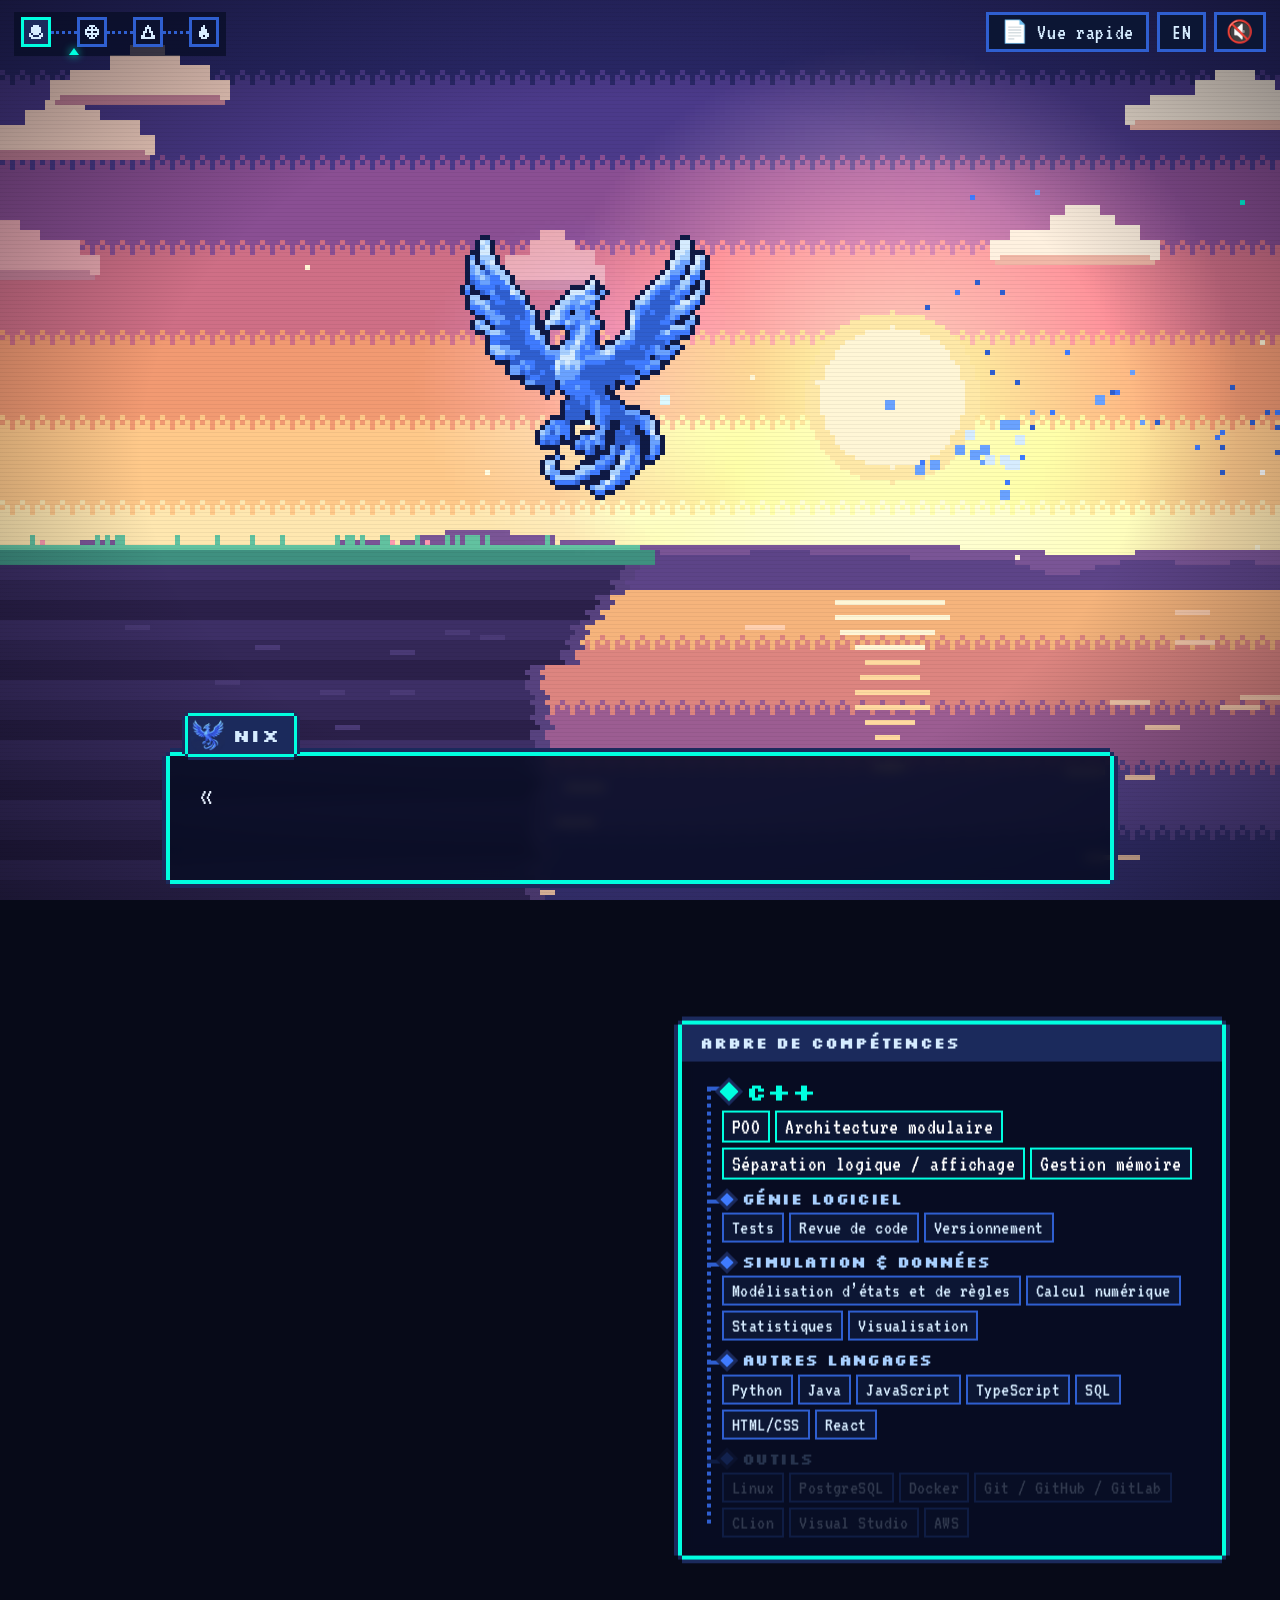
<file: index.html>
<!DOCTYPE html>
<html lang="fr">
<head>
  <meta charset="UTF-8" />
  <meta name="viewport" content="width=device-width, initial-scale=1, viewport-fit=cover" />
  <title>Nix-Phoe — Nick Mahandry Rasamoely | Portfolio</title>
  <meta name="description" content="Portfolio de Nick Mahandry Rasamoely (Nix-Phoe), étudiant en informatique à l'Université de Sherbrooke, à la recherche d'un stage en développement logiciel C++ pour l'hiver 2027. Un tutoriel de jeu vidéo en pixel art piloté au scroll, guidé par Nix, le phénix bleu." />
  <meta name="theme-color" content="#070a18" />
  <link rel="icon" type="image/png" href="assets/phoenix.png" />

  <link rel="preconnect" href="https://fonts.googleapis.com" />
  <link rel="preconnect" href="https://fonts.gstatic.com" crossorigin />
  <link href="https://fonts.googleapis.com/css2?family=DM+Sans:wght@400;500;700&family=Silkscreen:wght@400;700&family=VT323&display=swap" rel="stylesheet" />
  <link rel="stylesheet" href="css/style.css" />

  <script>
    // Tant que le jeu charge, on masque la vue rapide (sauf en file:// ou avec #cv,
    // où elle sert de rendu de secours). Si le jeu ne démarre pas, elle réapparaît.
    (function () {
      var d = document.documentElement, file = location.protocol === 'file:';
      if (!file && !/#cv\b/.test(location.hash)) d.className += ' boot';
      if (file) d.className += ' file';
      if ('scrollRestoration' in history) history.scrollRestoration = 'manual';
      setTimeout(function () { if (!window.__nixReady) d.classList.remove('boot'); }, 5000);
    })();
  </script>
</head>
<body>

  <!-- ══════════════════════ LE JEU (piloté au scroll) ══════════════════════
       Chaque zone est une <section> haute qui contient une scène épinglée
       (position: sticky). Le décor est dessiné sur un seul canvas fixe, derrière.
       Les panneaux sont générés par js/panels.js à partir de js/content.js. -->
  <div id="game">
    <div id="stage-box" aria-hidden="true">
      <canvas id="stage"></canvas>
      <div class="vignette"></div>
    </div>

    <header id="hud">
      <nav id="map" aria-label="Carte du monde" data-i18n-label="map">
        <ol id="map-list"></ol>
        <i id="map-pin" aria-hidden="true"></i>
      </nav>
      <div class="hud-btns">
        <button type="button" class="btn" id="btn-quick" data-act="quick"><span aria-hidden="true">📄</span> <span data-i18n="quick">Vue rapide</span></button>
        <button type="button" class="btn" id="btn-lang" data-act="lang" aria-label="Switch to English">EN</button>
        <button type="button" class="btn icon" id="btn-sound" data-act="sound" aria-pressed="false" aria-label="Son">🔇</button>
      </div>
    </header>

    <nav id="tabs" aria-label="Quartiers du Monde des Projets" data-i18n-label="districts"><ul id="tab-list"></ul></nav>
    <p id="banner" aria-hidden="true"></p>

    <main id="track">
      <section class="zone" id="z-title" data-zone="title"><div class="scene"></div></section>
      <section class="zone" id="z-nest" data-zone="nest"><div class="scene"></div></section>
      <section class="zone" id="z-world" data-zone="world"><div class="scene"></div></section>
      <section class="zone" id="z-summit" data-zone="summit"><div class="scene"></div></section>
      <section class="zone" id="z-save" data-zone="save"><div class="scene"></div></section>
    </main>

    <div id="dlg" class="dlg">
      <div class="dlg-tab"><img src="assets/phoenix.png" width="40" height="40" alt="" /><span>NIX</span></div>
      <p class="dlg-text" aria-hidden="true"></p>
      <p class="dlg-live sr-only" aria-live="polite"></p>
      <span class="dlg-arrow" aria-hidden="true">▼</span>
    </div>
  </div>

  <!-- ══════════════════════ VUE RAPIDE ══════════════════════
       Version classique, sans dialogue ni animation. C'est aussi le rendu de secours
       sans JavaScript et le HTML sémantique lu par les moteurs de recherche.
       Le bloc entre QUICK:START et QUICK:END est généré depuis js/content.js :
           node tools/build-static.mjs
       (avec JavaScript, il est de toute façon régénéré au chargement) -->
  <div id="quick">
    <div class="q-bar">
      <button type="button" class="btn btn-main js-only" id="q-play" data-act="play"><span aria-hidden="true">🎮</span> <span data-i18n="play">Jouer le tutoriel</span></button>
      <button type="button" class="btn js-only" id="q-lang" data-act="lang">EN</button>
    </div>
    <p class="file-note">Le mode jeu a besoin d’un petit serveur web (ou de GitHub Pages) : <code>node tools/serve.mjs</code>. Voici la vue rapide.</p>
    <noscript><p class="noscript-note">Active JavaScript pour jouer le tutoriel guidé par Nix le phénix. En attendant, voici la vue rapide.</p></noscript>
    <main id="quick-content">
<!-- QUICK:START -->
    <header class="q-hero">
      <img class="q-avatar" src="assets/phoenix.png" width="96" height="96" alt="Nix, un phénix bleu en pixel art">
      <p class="q-pre">// Nix-Phoe</p>
      <h1>Nick Mahandry Rasamoely</h1>
      <p class="q-role">Développeur C++ <span aria-hidden="true">·</span> Sherbrooke, QC</p>
      <p class="q-quest">Stage en développement logiciel C++ — Hiver 2027</p>
      <p class="q-motto">« J’aime juste développer ce qui me passe par la tête »</p>
      <p class="q-cta">
        <a class="btn btn-main" href="https://github.com/Nix-Phoe" target="_blank" rel="noopener">GitHub <span aria-hidden="true">↗</span></a>
        <a class="btn" href="mailto:Nick.Mahandry.Rasamoely@usherbrooke.ca">Courriel</a>
        <a class="btn" href="cv.pdf">Télécharger le CV</a>
      </p>
    </header>

    <section id="q-about">
      <h2>À propos</h2>
      <p>Étudiant au baccalauréat en informatique (régime coopératif) à l’Université de Sherbrooke, à la recherche d’un stage en développement logiciel C++ pour l’hiver 2027.</p>
      <dl class="q-langs">
        <dt>Langues</dt>
        <dd>Français <span class="stars">★★★★★</span> <span aria-hidden="true">·</span> Anglais <span class="stars">★★★½ à l’oral · ★★★★ à l’écrit</span> <span aria-hidden="true">·</span> Malgache <span class="stars">langue maternelle</span></dd>
      </dl>
    </section>


    <section id="q-featured">
      <h2>Projet phare</h2>
      <article class="card card-star">
        <header class="card-head">
          <h3>StickFlow <small>v2.2.0</small></h3>
          <span class="card-links"><a class="card-link" href="https://stickflow.stickflow.workers.dev" target="_blank" rel="noopener">ESSAYER <span aria-hidden="true">↗</span></a><a class="card-link" href="https://github.com/Nix-Phoe/StickFlow" target="_blank" rel="noopener">GitHub <span aria-hidden="true">↗</span></a></span>
        </header>
        <p>Application d’animation de stickman par pivots, assistée par IA. Le principe : « l’IA assiste, l’utilisateur décide ».</p>
        <div class="star-cols">
          <div>
            <h4>Fonctions IA</h4>
            <ul><li><strong>Fluidité</strong> : génère les images intermédiaires entre les images clés (linéaire, spline Catmull-Rom, ease-in-out).</li><li><strong>Répétition</strong> : boucle fluide de la dernière image vers la première.</li></ul>
            <p class="meta">Les images générées sont distinguées dans la timeline ; l’effet est non destructif.</p>
          </div>
          <div>
            <h4>Éditeur complet</h4>
            <ul><li>Timeline, pelure d’oignon, annuler / rétablir</li><li>Plusieurs personnages, coloration partielle</li><li>Calques de formes et de dessin, arrière-plans personnalisés</li><li>Formats 16:9, 9:16, 1:1, 4:5 · export GIF / PNG / MP4</li></ul>
          </div>
        </div>
        <h4>Technique</h4>
        <p>TypeScript et Vite, rendu WebGL 2, PWA installable et hors ligne, déployée sur Cloudflare Workers. Tests Vitest, intégration continue GitHub Actions, décisions d’architecture documentées (ADR).</p>
        <ul class="tags"><li>TypeScript</li><li>Vite</li><li>WebGL 2</li><li>PWA</li><li>Cloudflare Workers</li><li>Vitest</li><li>GitHub Actions</li><li>ADR</li></ul>
      </article>
    </section>

    <section id="q-projects">
      <h2>Autres projets</h2>
      <h3>Les Terres du C++</h3>
      <div class="cards">
        <article class="card">
          <header class="card-head">
            <h4>Steins Gate Wave Sim</h4>
            <span class="card-links"><a class="card-link" href="https://github.com/Nix-Phoe/Stein-s-Gate-wave-sims-" target="_blank" rel="noopener">GitHub <span aria-hidden="true">↗</span></a></span>
          </header>
          <p>Simulateur pédagogique de propagation d’ondes radio avec effet Doppler, en C++ / Qt Widgets / CMake. Le moteur physique n’a aucune dépendance Qt et est testé avec doctest ; les graphiques sont dessinés avec QPainter.</p>
          <ul class="tags"><li>C++</li><li>Qt Widgets</li><li>CMake</li><li>doctest</li><li>QPainter</li></ul>
        </article>
        <article class="card">
          <header class="card-head">
            <h4>PlatypusIMS</h4>
            <span class="card-links"><a class="card-link" href="https://github.com/Nix-Phoe/PlatypusIMS" target="_blank" rel="noopener">GitHub <span aria-hidden="true">↗</span></a></span>
          </header>
          <p>Gestion d’inventaire d’un entrepôt de jeux vidéo en C++ + PostgreSQL : ajustement automatique des stocks, détection des niveaux critiques, transactions, logique métier séparée de l’accès aux données.</p>
          <ul class="tags"><li>C++</li><li>PostgreSQL</li><li>POO</li><li>Transactions</li></ul>
        </article>
        <article class="card">
          <header class="card-head">
            <h4>Projets d’école</h4>
            <span class="card-links"><span class="chip">Projets scolaires</span></span>
          </header>
          <p>Démineur et Bataille navale : architecture orientée objet, propagation récursive, simulateur à états avec validation des règles à chaque transition.</p>
          <ul class="tags"><li>C++</li><li>POO</li><li>Récursivité</li><li>Machine à états</li></ul>
        </article>
      </div>
      <h3>Le Laboratoire</h3>
      <div class="cards">
        <article class="card">
          <header class="card-head">
            <h4>Quality Data Toolkit</h4>
            <span class="card-links"><a class="card-link" href="https://github.com/Nix-Phoe/Quality-Data-Toolkit-" target="_blank" rel="noopener">GitHub <span aria-hidden="true">↗</span></a></span>
          </header>
          <p>Simule un analyste qualité (contexte aérospatial) : nettoyage et fusion des CSV de 3 lignes de production, détection d’anomalies par z-score, graphiques.</p>
          <ul class="tags"><li>Python</li><li>pandas</li><li>numpy</li><li>matplotlib</li><li>seaborn</li></ul>
        </article>
        <article class="card">
          <header class="card-head">
            <h4>Incident Tracker</h4>
            <span class="card-links"><a class="card-link" href="https://github.com/Nix-Phoe/Incident-Tracker" target="_blank" rel="noopener">GitHub <span aria-hidden="true">↗</span></a></span>
          </header>
          <p>Suivi d’incidents d’une équipe CSIRT : tickets synthétiques réalistes, KPI, SLA dépassés, export Power BI.</p>
          <ul class="tags"><li>Python</li><li>pandas</li><li>KPI</li><li>SLA</li><li>Power BI</li></ul>
        </article>
        <article class="card">
          <header class="card-head">
            <h4>La Liga Dashboard</h4>
            <span class="card-links"><a class="card-link" href="https://github.com/Nix-Phoe/La-liga-dashboard-" target="_blank" rel="noopener">GitHub <span aria-hidden="true">↗</span></a></span>
          </header>
          <p>Saison 2025/26 : résumés de données et probabilités de victoire en face-à-face.</p>
          <ul class="tags"><li>React</li><li>Recharts</li><li>JavaScript</li></ul>
        </article>
      </div>
      <h3>L’Arcade</h3>
      <div class="cards">
        <article class="card">
          <header class="card-head">
            <h4>STUDY-HOMIE</h4>
            <span class="card-links"><a class="card-link" href="https://github.com/Nix-Phoe/STUDY-HOMIE" target="_blank" rel="noopener">GitHub <span aria-hidden="true">↗</span></a></span>
          </header>
          <p>Plan d’étude personnalisé généré avec l’API Claude.</p>
          <ul class="tags"><li>React</li><li>Vite</li><li>API Claude</li></ul>
        </article>
        <article class="card">
          <header class="card-head">
            <h4>time-sphere</h4>
            <span class="card-links"><a class="card-link" href="https://github.com/Nix-Phoe/time-sphere" target="_blank" rel="noopener">GitHub <span aria-hidden="true">↗</span></a></span>
          </header>
          <p>Extension Chrome (Manifest V3) : des signets à des moments précis des vidéos YouTube.</p>
          <ul class="tags"><li>JavaScript</li><li>Chrome Manifest V3</li></ul>
        </article>
        <article class="card">
          <header class="card-head">
            <h4>Don’t Be BrainDead 😈</h4>
            <span class="card-links"><a class="card-link" href="https://github.com/Nix-Phoe/Don-t-Be-BrainDead-" target="_blank" rel="noopener">GitHub <span aria-hidden="true">↗</span></a></span>
          </header>
          <p>Quiz à 3 niveaux, chrono de 30 s par question.</p>
          <ul class="tags"><li>HTML</li><li>CSS</li><li>JavaScript</li></ul>
        </article>
        <article class="card">
          <header class="card-head">
            <h4>Le jeu du pendu</h4>
            <span class="card-links"><a class="card-link" href="https://github.com/Nix-Phoe/Le-jeu-du-pendu" target="_blank" rel="noopener">GitHub <span aria-hidden="true">↗</span></a></span>
          </header>
          <p>Jeu du pendu : 10 essais, bouton Rejouer.</p>
          <ul class="tags"><li>Python</li><li>Pygame</li></ul>
        </article>
      </div>
    </section>

    <section id="q-skills">
      <h2>Compétences</h2>
      <div class="q-skills">
        <div class="q-branch main">
          <h3>C++</h3>
          <ul class="tags"><li>POO</li><li>Architecture modulaire</li><li>Séparation logique / affichage</li><li>Gestion mémoire</li></ul>
        </div>
        <div class="q-branch">
          <h3>Génie logiciel</h3>
          <ul class="tags"><li>Tests</li><li>Revue de code</li><li>Versionnement</li></ul>
        </div>
        <div class="q-branch">
          <h3>Simulation &amp; données</h3>
          <ul class="tags"><li>Modélisation d’états et de règles</li><li>Calcul numérique</li><li>Statistiques</li><li>Visualisation</li></ul>
        </div>
        <div class="q-branch">
          <h3>Autres langages</h3>
          <ul class="tags"><li>Python</li><li>Java</li><li>JavaScript</li><li>TypeScript</li><li>SQL</li><li>HTML/CSS</li><li>React</li></ul>
        </div>
        <div class="q-branch">
          <h3>Outils</h3>
          <ul class="tags"><li>Linux</li><li>PostgreSQL</li><li>Docker</li><li>Git / GitHub / GitLab</li><li>CLion</li><li>Visual Studio</li><li>AWS</li></ul>
        </div>
      </div>
    </section>

    <section id="q-certs">
      <h2>Certifications</h2>
      <div class="cards">
        <article class="card">
          <header class="card-head"><h4>AWS Certified Cloud Practitioner</h4><span class="chip">Juillet 2026</span></header>
          <p>Amazon Web Services</p>
          <ul class="tags"><li>Infonuagique</li><li>Services principaux</li><li>Sécurité</li></ul>
        </article>
        <article class="card">
          <header class="card-head"><h4>Qiskit Global Summer School 2026</h4><span class="chip">Juillet 2026</span></header>
          <p>IBM Quantum</p>
          <ul class="tags"><li>Algorithmes quantiques</li><li>Circuits</li><li>Simulation</li><li>Python</li></ul>
        </article>
      </div>
    </section>

    <section id="q-xp">
      <h2>Expérience</h2>
      <article class="entry">
        <h3>Opérateur de production — MANN+HUMMEL</h3>
        <p class="meta">Trois-Rivières, QC <span aria-hidden="true">·</span> Mai – août 2025</p>
        <ul><li>Assemblage selon les spécifications client</li><li>Inspection qualité</li><li>Préparation des expéditions</li></ul>
        <p class="perk">Rigueur et souci du détail : les mêmes réflexes que pour les tests en logiciel.</p>
      </article>
    </section>

    <section id="q-edu">
      <h2>Formation</h2>
      <article class="entry">
        <h3>Baccalauréat en informatique (coop)</h3>
        <p class="meta">Université de Sherbrooke <span aria-hidden="true">·</span> août 2025 – déc. 2028</p>
        <p>Excellent rendement scolaire</p>
      </article>
      <article class="entry">
        <h3>Certificat préparatoire en génie, sciences et santé</h3>
        <p class="meta">Université de Sherbrooke <span aria-hidden="true">·</span> 2024 – 2025</p>
        
      </article>
    </section>

    <section id="q-contact">
      <h2>Contact</h2>
      <ul class="q-contact">
        <li><a href="https://github.com/Nix-Phoe" target="_blank" rel="noopener">github.com/Nix-Phoe <span aria-hidden="true">↗</span></a></li>
        <li><a href="mailto:Nick.Mahandry.Rasamoely@usherbrooke.ca">Nick.Mahandry.Rasamoely@usherbrooke.ca</a></li>
        <li><a href="cv.pdf">Télécharger le CV</a></li>
      </ul>
    </section>

    <footer class="q-foot"><p>Fait par <span>Nix-Phoe</span></p></footer>
<!-- QUICK:END -->
    </main>
  </div>

  <script type="module" src="js/main.js"></script>
</body>
</html>
</file>
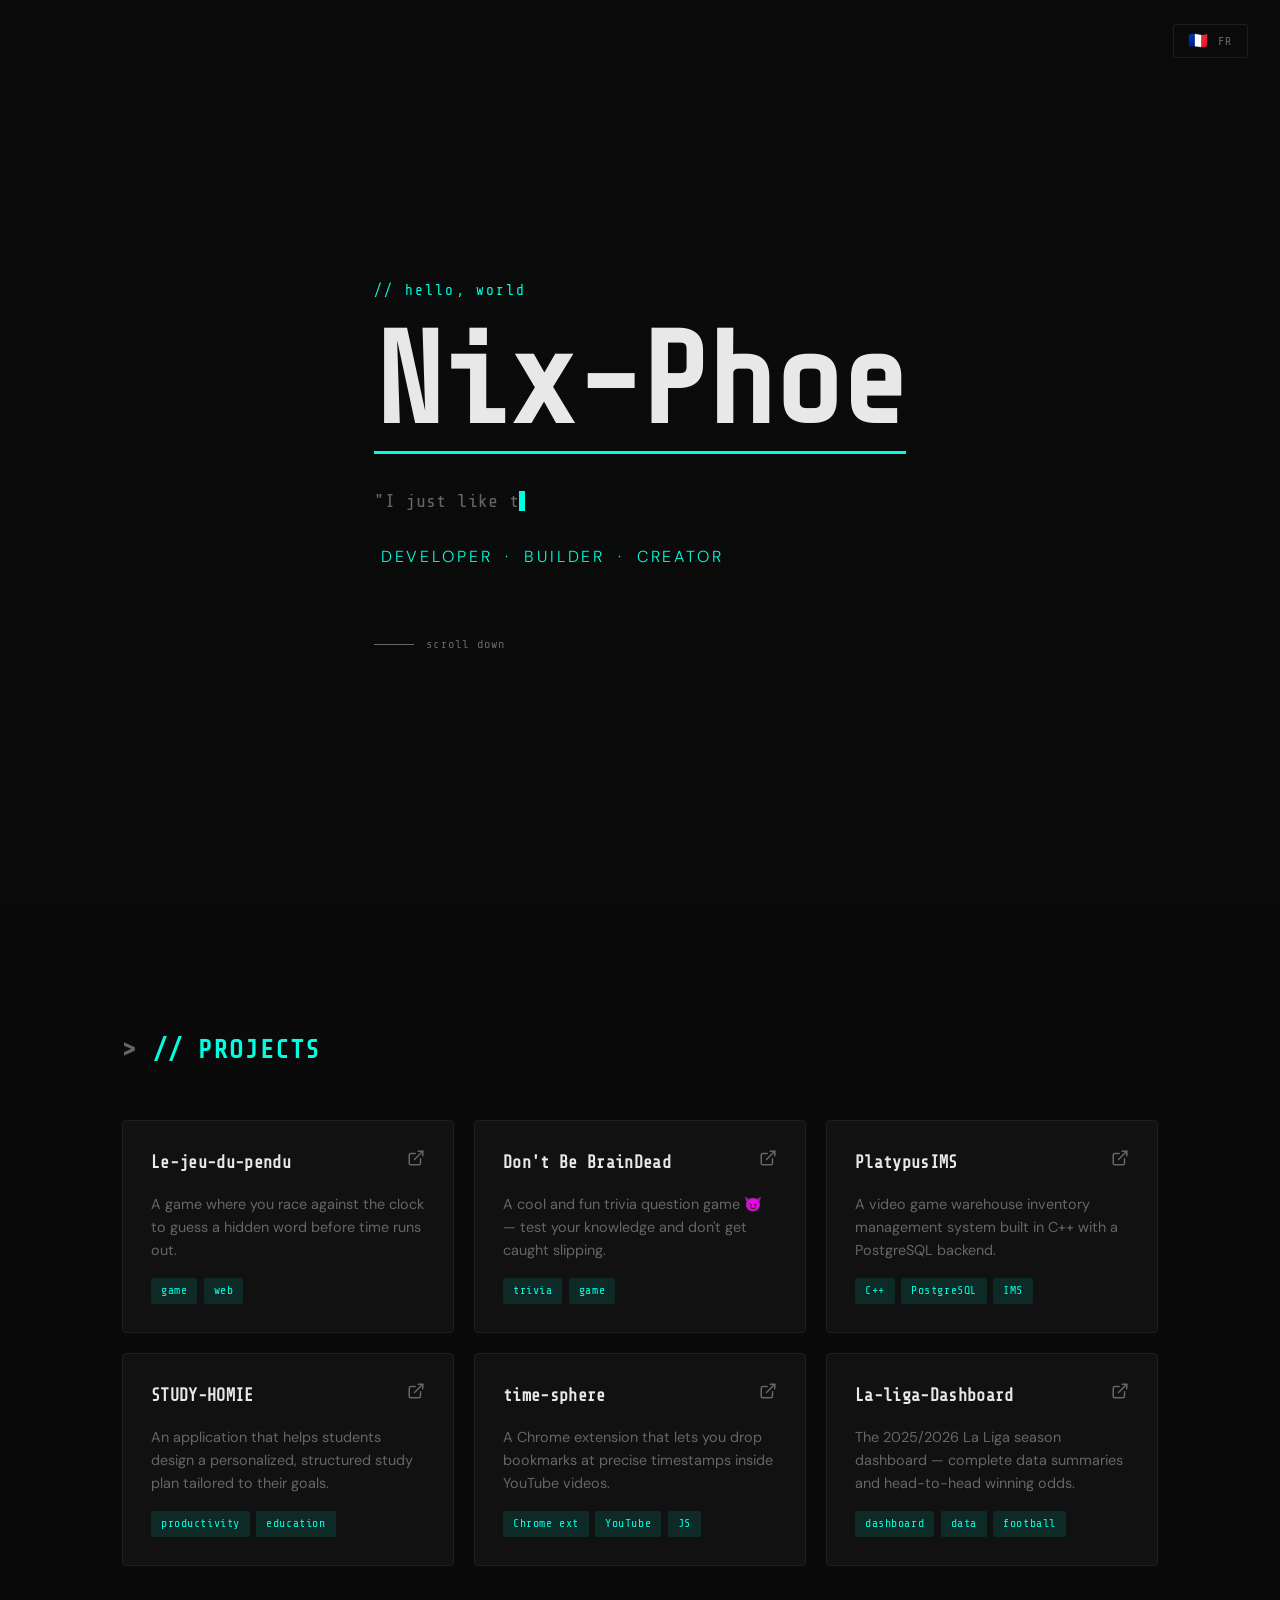
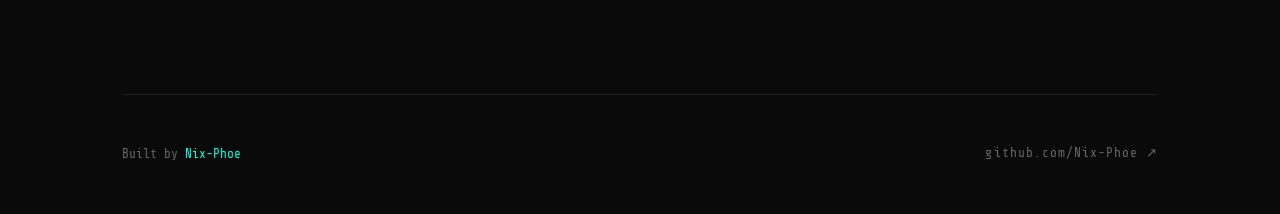
<file: Nix-portfolio.html>
<!DOCTYPE html>
<html lang="en">
<head>
  <meta charset="UTF-8" />
  <meta name="viewport" content="width=device-width, initial-scale=1.0" />
  <title>Nix-Phoe | Portfolio</title>

  <link rel="preconnect" href="https://fonts.googleapis.com" />
  <link rel="preconnect" href="https://fonts.gstatic.com" crossorigin />
  <link href="https://fonts.googleapis.com/css2?family=Share+Tech+Mono&family=DM+Sans:wght@300;400;500&display=swap" rel="stylesheet" />

  <style>
    /* ============================================
       🎨 DESIGN TOKENS — EDIT HERE TO RESTYLE
    ============================================ */
    :root {
      --color-bg:          #0a0a0a;
      --color-surface:     #111111;
      --color-border:      #1e1e1e;
      --color-accent:      #00ffe0;
      --color-accent-dim:  #00ffe020;
      --color-text:        #e8e8e8;
      --color-muted:       #666666;
      --color-tag-bg:      #0d2a27;
      --color-tag-text:    #00ffe0;
      --font-mono:  'Share Tech Mono', monospace;
      --font-body:  'DM Sans', sans-serif;
      --section-gap:   8rem;
      --card-padding:  1.75rem;
      --grid-gap:      1.25rem;
      --reveal-duration: 0.6s;
    }

    *, *::before, *::after { box-sizing: border-box; margin: 0; padding: 0; }
    html { scroll-behavior: smooth; }

    body {
      background-color: var(--color-bg);
      color: var(--color-text);
      font-family: var(--font-body);
      font-size: 16px;
      line-height: 1.7;
      min-height: 100vh;
      overflow-x: hidden;
    }

    body::before {
      content: '';
      position: fixed;
      inset: 0;
      background: repeating-linear-gradient(0deg, transparent, transparent 2px, rgba(0,255,224,0.012) 2px, rgba(0,255,224,0.012) 4px);
      pointer-events: none;
      z-index: 0;
    }

    /* ============================================
       LANGUAGE TOGGLE BUTTON
    ============================================ */
    .lang-toggle {
      position: fixed;
      top: 1.5rem;
      right: 2rem;
      z-index: 100;
      font-family: var(--font-mono);
      font-size: 0.75rem;
      letter-spacing: 0.12em;
      background: transparent;
      border: 1px solid var(--color-border);
      color: var(--color-muted);
      padding: 0.4rem 0.9rem;
      cursor: pointer;
      transition: color 0.2s, border-color 0.2s, background 0.2s;
      border-radius: 2px;
      display: flex;
      align-items: center;
      gap: 0.5rem;
    }
    .lang-toggle:hover {
      color: var(--color-accent);
      border-color: var(--color-accent);
      background: var(--color-accent-dim);
    }
    .lang-toggle .lang-flag {
      font-size: 1rem;
    }

    /* ============================================
       LAYOUT
    ============================================ */
    .container {
      max-width: 1100px;
      margin: 0 auto;
      padding: 0 2rem;
      position: relative;
      z-index: 1;
    }

    /* ============================================
       REVEAL ANIMATIONS
    ============================================ */
    .reveal {
      opacity: 0;
      transform: translateY(28px);
      transition: opacity var(--reveal-duration) ease, transform var(--reveal-duration) ease;
    }
    .reveal.visible { opacity: 1; transform: translateY(0); }

    /* ============================================
       HERO
    ============================================ */
    .hero {
      min-height: 100vh;
      display: flex;
      flex-direction: column;
      justify-content: center;
      padding: 6rem 0 4rem;
    }
    .hero__prefix {
      font-family: var(--font-mono);
      font-size: 0.9rem;
      color: var(--color-accent);
      letter-spacing: 0.15em;
      margin-bottom: 1rem;
    }
    .hero__name {
      font-family: var(--font-mono);
      font-size: clamp(3.5rem, 10vw, 8rem);
      line-height: 1;
      letter-spacing: -0.02em;
      color: var(--color-text);
      position: relative;
      display: inline-block;
    }
    .hero__name::after {
      content: '';
      display: block;
      width: 100%;
      height: 3px;
      background: var(--color-accent);
      margin-top: 0.3rem;
      transform: scaleX(0);
      transform-origin: left;
      animation: underline-reveal 0.7s 1s ease forwards;
    }
    @keyframes underline-reveal { to { transform: scaleX(1); } }

    .hero__tagline {
      font-family: var(--font-mono);
      font-size: clamp(0.9rem, 2.2vw, 1.15rem);
      color: var(--color-muted);
      margin-top: 2rem;
      min-height: 1.8em;
      letter-spacing: 0.02em;
    }
    .cursor {
      display: inline-block;
      width: 0.6ch;
      height: 1.1em;
      background: var(--color-accent);
      vertical-align: text-bottom;
      animation: blink 0.9s step-end infinite;
    }
    @keyframes blink { 50% { opacity: 0; } }

    .hero__role {
      font-family: var(--font-body);
      font-weight: 300;
      font-size: 1rem;
      color: var(--color-muted);
      margin-top: 1.5rem;
      letter-spacing: 0.18em;
      text-transform: uppercase;
    }
    .hero__role span { color: var(--color-accent); margin: 0 0.4rem; }

    .hero__scroll {
      margin-top: 4rem;
      display: flex;
      align-items: center;
      gap: 0.75rem;
      font-family: var(--font-mono);
      font-size: 0.75rem;
      color: var(--color-muted);
      text-decoration: none;
      letter-spacing: 0.1em;
      transition: color 0.2s;
    }
    .hero__scroll:hover { color: var(--color-accent); }
    .hero__scroll-line {
      width: 40px;
      height: 1px;
      background: var(--color-muted);
      transition: background 0.2s, width 0.2s;
    }
    .hero__scroll:hover .hero__scroll-line { background: var(--color-accent); width: 60px; }

    /* ============================================
       PROJECTS
    ============================================ */
    .projects { padding: var(--section-gap) 0; }

    .section-title {
      font-family: var(--font-mono);
      font-size: clamp(1.2rem, 3vw, 1.6rem);
      color: var(--color-accent);
      margin-bottom: 3rem;
      letter-spacing: 0.05em;
    }
    .section-title::before { content: '> '; color: var(--color-muted); }

    .projects__grid {
      display: grid;
      grid-template-columns: repeat(auto-fit, minmax(300px, 1fr));
      gap: var(--grid-gap);
    }

    .card {
      background: var(--color-surface);
      border: 1px solid var(--color-border);
      border-radius: 4px;
      padding: var(--card-padding);
      display: flex;
      flex-direction: column;
      gap: 1rem;
      position: relative;
      overflow: hidden;
      transition: border-color 0.25s, transform 0.25s, box-shadow 0.25s;
    }
    .card::before {
      content: '';
      position: absolute;
      left: 0; top: 0; bottom: 0;
      width: 3px;
      background: var(--color-accent);
      transform: scaleY(0);
      transform-origin: bottom;
      transition: transform 0.3s ease;
    }
    .card:hover { border-color: var(--color-accent); transform: translateY(-4px); box-shadow: 0 12px 40px var(--color-accent-dim); }
    .card:hover::before { transform: scaleY(1); }

    .card__header {
      display: flex;
      align-items: flex-start;
      justify-content: space-between;
      gap: 0.5rem;
    }
    .card__name { font-family: var(--font-mono); font-size: 1.05rem; color: var(--color-text); letter-spacing: 0.02em; }
    .card__link {
      flex-shrink: 0;
      color: var(--color-muted);
      text-decoration: none;
      transition: color 0.2s, transform 0.2s;
    }
    .card__link:hover { color: var(--color-accent); transform: scale(1.15); }
    .card__link svg { display: block; width: 18px; height: 18px; stroke: currentColor; fill: none; stroke-width: 2; stroke-linecap: round; stroke-linejoin: round; }

    .card__desc { font-size: 0.9rem; color: var(--color-muted); line-height: 1.6; flex: 1; }

    .card__tags { display: flex; flex-wrap: wrap; gap: 0.4rem; margin-top: auto; }
    .tag {
      font-family: var(--font-mono);
      font-size: 0.72rem;
      background: var(--color-tag-bg);
      color: var(--color-tag-text);
      padding: 3px 10px;
      border-radius: 2px;
      letter-spacing: 0.05em;
    }

    /* ============================================
       FOOTER
    ============================================ */
    .footer {
      padding: 3rem 0;
      border-top: 1px solid var(--color-border);
      display: flex;
      align-items: center;
      justify-content: space-between;
      flex-wrap: wrap;
      gap: 1rem;
    }
    .footer__text { font-family: var(--font-mono); font-size: 0.8rem; color: var(--color-muted); }
    .footer__text span { color: var(--color-accent); }
    .footer__link {
      font-family: var(--font-mono);
      font-size: 0.8rem;
      color: var(--color-muted);
      text-decoration: none;
      letter-spacing: 0.08em;
      border-bottom: 1px solid transparent;
      transition: color 0.2s, border-color 0.2s;
    }
    .footer__link:hover { color: var(--color-accent); border-color: var(--color-accent); }

    /* ============================================
       RESPONSIVE
    ============================================ */
    @media (max-width: 600px) {
      .projects__grid { grid-template-columns: 1fr; }
      .footer { flex-direction: column; align-items: flex-start; }
      .lang-toggle { top: 1rem; right: 1rem; }
    }
  </style>
</head>
<body>

  <!-- LANGUAGE TOGGLE -->
  <button class="lang-toggle" id="lang-btn" aria-label="Switch language">
    <span class="lang-flag" id="lang-flag">🇫🇷</span>
    <span id="lang-label">FR</span>
  </button>

  <!-- ==================== HERO ==================== -->
  <section class="hero">
    <div class="container">
      <p class="hero__prefix reveal" style="transition-delay: 0.1s;" data-en="// hello, world" data-fr="// bonjour, monde">// hello, world</p>
      <h1 class="hero__name reveal" style="transition-delay: 0.25s;">Nix-Phoe</h1>
      <p class="hero__tagline reveal" style="transition-delay: 0.4s;">
        <span id="typed-text"></span><span class="cursor"></span>
      </p>
      <p class="hero__role reveal" style="transition-delay: 0.55s;">
        <span data-en="Developer" data-fr="Développeur">Developer</span><span>·</span><span data-en="Builder" data-fr="Créateur">Builder</span><span>·</span><span data-en="Creator" data-fr="Bâtisseur">Creator</span>
      </p>
      <a href="#projects" class="hero__scroll reveal" style="transition-delay: 0.7s;">
        <span class="hero__scroll-line"></span>
        <span data-en="scroll down" data-fr="défiler">scroll down</span>
      </a>
    </div>
  </section>

  <!-- ==================== PROJECTS ==================== -->
  <section class="projects" id="projects">
    <div class="container">

      <h2 class="section-title reveal" data-en="// PROJECTS" data-fr="// PROJETS">// PROJECTS</h2>

      <div class="projects__grid">

        <!-- Card 1 -->
        <article class="card reveal" style="transition-delay: 0.05s;">
          <div class="card__header">
            <h3 class="card__name">Le-jeu-du-pendu</h3>
            <a class="card__link" href="https://github.com/Nix-Phoe/Le-jeu-du-pendu" target="_blank" rel="noopener" aria-label="View on GitHub">
              <svg viewBox="0 0 24 24"><path d="M18 13v6a2 2 0 0 1-2 2H5a2 2 0 0 1-2-2V8a2 2 0 0 1 2-2h6"/><polyline points="15 3 21 3 21 9"/><line x1="10" y1="14" x2="21" y2="3"/></svg>
            </a>
          </div>
          <p class="card__desc"
             data-en="A game where you race against the clock to guess a hidden word before time runs out."
             data-fr="Un jeu où tu dois deviner un mot caché avant que le temps ne s'épuise.">
            A game where you race against the clock to guess a hidden word before time runs out.
          </p>
          <div class="card__tags"><span class="tag">game</span><span class="tag">web</span></div>
        </article>

        <!-- Card 2 -->
        <article class="card reveal" style="transition-delay: 0.1s;">
          <div class="card__header">
            <h3 class="card__name">Don't Be BrainDead</h3>
            <a class="card__link" href="https://github.com/Nix-Phoe/Don-t-Be-BrainDead-" target="_blank" rel="noopener" aria-label="View on GitHub">
              <svg viewBox="0 0 24 24"><path d="M18 13v6a2 2 0 0 1-2 2H5a2 2 0 0 1-2-2V8a2 2 0 0 1 2-2h6"/><polyline points="15 3 21 3 21 9"/><line x1="10" y1="14" x2="21" y2="3"/></svg>
            </a>
          </div>
          <p class="card__desc"
             data-en="A cool and fun trivia question game 😈 — test your knowledge and don't get caught slipping."
             data-fr="Un jeu de culture générale fun et piquant 😈 — prouve que t'as les connaissances.">
            A cool and fun trivia question game 😈 — test your knowledge and don't get caught slipping.
          </p>
          <div class="card__tags"><span class="tag">trivia</span><span class="tag">game</span></div>
        </article>

        <!-- Card 3 -->
        <article class="card reveal" style="transition-delay: 0.15s;">
          <div class="card__header">
            <h3 class="card__name">PlatypusIMS</h3>
            <a class="card__link" href="https://github.com/Nix-Phoe/PlatypusIMS" target="_blank" rel="noopener" aria-label="View on GitHub">
              <svg viewBox="0 0 24 24"><path d="M18 13v6a2 2 0 0 1-2 2H5a2 2 0 0 1-2-2V8a2 2 0 0 1 2-2h6"/><polyline points="15 3 21 3 21 9"/><line x1="10" y1="14" x2="21" y2="3"/></svg>
            </a>
          </div>
          <p class="card__desc"
             data-en="A video game warehouse inventory management system built in C++ with a PostgreSQL backend."
             data-fr="Un système de gestion d'inventaire d'entrepôt de jeux vidéo développé en C++ avec PostgreSQL.">
            A video game warehouse inventory management system built in C++ with a PostgreSQL backend.
          </p>
          <div class="card__tags"><span class="tag">C++</span><span class="tag">PostgreSQL</span><span class="tag">IMS</span></div>
        </article>

        <!-- Card 4 -->
        <article class="card reveal" style="transition-delay: 0.2s;">
          <div class="card__header">
            <h3 class="card__name">STUDY-HOMIE</h3>
            <a class="card__link" href="https://github.com/Nix-Phoe/STUDY-HOMIE" target="_blank" rel="noopener" aria-label="View on GitHub">
              <svg viewBox="0 0 24 24"><path d="M18 13v6a2 2 0 0 1-2 2H5a2 2 0 0 1-2-2V8a2 2 0 0 1 2-2h6"/><polyline points="15 3 21 3 21 9"/><line x1="10" y1="14" x2="21" y2="3"/></svg>
            </a>
          </div>
          <p class="card__desc"
             data-en="An application that helps students design a personalized, structured study plan tailored to their goals."
             data-fr="Une application qui aide les étudiants à créer un plan d'étude personnalisé et structuré selon leurs objectifs.">
            An application that helps students design a personalized, structured study plan tailored to their goals.
          </p>
          <div class="card__tags"><span class="tag">productivity</span><span class="tag">education</span></div>
        </article>

        <!-- Card 5 -->
        <article class="card reveal" style="transition-delay: 0.25s;">
          <div class="card__header">
            <h3 class="card__name">time-sphere</h3>
            <a class="card__link" href="https://github.com/Nix-Phoe/time-sphere" target="_blank" rel="noopener" aria-label="View on GitHub">
              <svg viewBox="0 0 24 24"><path d="M18 13v6a2 2 0 0 1-2 2H5a2 2 0 0 1-2-2V8a2 2 0 0 1 2-2h6"/><polyline points="15 3 21 3 21 9"/><line x1="10" y1="14" x2="21" y2="3"/></svg>
            </a>
          </div>
          <p class="card__desc"
             data-en="A Chrome extension that lets you drop bookmarks at precise timestamps inside YouTube videos."
             data-fr="Une extension Chrome qui te permet de poser des signets à des horodatages précis dans les vidéos YouTube.">
            A Chrome extension that lets you drop bookmarks at precise timestamps inside YouTube videos.
          </p>
          <div class="card__tags"><span class="tag">Chrome ext</span><span class="tag">YouTube</span><span class="tag">JS</span></div>
        </article>

        <!-- Card 6 -->
        <article class="card reveal" style="transition-delay: 0.3s;">
          <div class="card__header">
            <h3 class="card__name">La-liga-Dashboard</h3>
            <a class="card__link" href="https://github.com/Nix-Phoe/La-liga-dashboard-" target="_blank" rel="noopener" aria-label="View on GitHub">
              <svg viewBox="0 0 24 24"><path d="M18 13v6a2 2 0 0 1-2 2H5a2 2 0 0 1-2-2V8a2 2 0 0 1 2-2h6"/><polyline points="15 3 21 3 21 9"/><line x1="10" y1="14" x2="21" y2="3"/></svg>
            </a>
          </div>
          <p class="card__desc"
             data-en="The 2025/2026 La Liga season dashboard — complete data summaries and head-to-head winning odds."
             data-fr="Le tableau de bord de la saison La Liga 2025/2026 — résumés de données complets et cotes de victoire en tête-à-tête.">
            The 2025/2026 La Liga season dashboard — complete data summaries and head-to-head winning odds.
          </p>
          <div class="card__tags"><span class="tag">dashboard</span><span class="tag">data</span><span class="tag">football</span></div>
        </article>

      </div>
    </div>
  </section>

  <!-- ==================== FOOTER ==================== -->
  <footer>
    <div class="container">
      <div class="footer">
        <p class="footer__text"
           data-en="Built by <span>Nix-Phoe</span>"
           data-fr="Fait par <span>Nix-Phoe</span>">
          Built by <span>Nix-Phoe</span>
        </p>
        <a class="footer__link" href="https://github.com/Nix-Phoe" target="_blank" rel="noopener">
          github.com/Nix-Phoe ↗
        </a>
      </div>
    </div>
  </footer>

  <!-- ==================== JS ==================== -->
  <script>
    /* ---- i18n content ---- */
    const phrases = {
      en: '"I just like to develop what\'s on my mind"',
      fr: '"J\'aime juste développer ce qui me passe par la tête"'
    };

    let currentLang = 'en';
    let typingInterval = null;

    /* ---- Typing effect ---- */
    function startTyping(lang) {
      const el = document.getElementById('typed-text');
      const phrase = phrases[lang];
      el.textContent = '';
      clearInterval(typingInterval);
      let i = 0;
      typingInterval = setInterval(() => {
        el.textContent = phrase.slice(0, ++i);
        if (i === phrase.length) clearInterval(typingInterval);
      }, 38);
    }

    /* ---- Switch language ---- */
    function switchLang(lang) {
      currentLang = lang;
      document.documentElement.lang = lang;

      // Update all data-en / data-fr elements
      document.querySelectorAll('[data-en]').forEach(el => {
        const val = el.dataset[lang];
        if (val !== undefined) {
          // Use innerHTML for elements that contain spans (footer text)
          if (el.tagName === 'P' && el.dataset.fr && el.dataset.fr.includes('<span>')) {
            el.innerHTML = val;
          } else {
            el.textContent = val;
          }
        }
      });

      // Restart typing effect
      startTyping(lang);

      // Update button
      const flag = document.getElementById('lang-flag');
      const label = document.getElementById('lang-label');
      if (lang === 'en') {
        flag.textContent = '🇫🇷';
        label.textContent = 'FR';
      } else {
        flag.textContent = '🇬🇧';
        label.textContent = 'EN';
      }
    }

    /* ---- Toggle on click ---- */
    document.getElementById('lang-btn').addEventListener('click', () => {
      switchLang(currentLang === 'en' ? 'fr' : 'en');
    });

    /* ---- Scroll-triggered reveals ---- */
    const observer = new IntersectionObserver((entries) => {
      entries.forEach(entry => {
        if (entry.isIntersecting) {
          entry.target.classList.add('visible');
          observer.unobserve(entry.target);
        }
      });
    }, { threshold: 0.12 });

    document.querySelectorAll('.hero .reveal').forEach(el => {
      setTimeout(() => el.classList.add('visible'), parseFloat(el.style.transitionDelay || '0') * 1000 + 50);
    });
    document.querySelectorAll('.projects .reveal').forEach(el => observer.observe(el));

    /* ---- Initial typing ---- */
    setTimeout(() => startTyping('en'), 900);
  </script>

</body>
</html>
</file>
<file: css/style.css>
/* ═══════════════════════════════════════════════════════════
   Nix-Portfolio — tutoriel de jeu vidéo en pixel art, piloté au scroll
   1. Jetons de design   2. Base   3. Jeu (sections épinglées, HUD, dialogue, panneaux)
   4. Vue rapide         5. Responsive   6. Mouvement réduit

   Pendant le scroll, le JavaScript n'écrit que `opacity` et `transform`
   (+ le dessin du canvas) : aucune propriété de mise en page.
   ═══════════════════════════════════════════════════════════ */

/* ───────── 1. Jetons ───────── */
:root {
  --ink: #070a18;
  --panel: rgba(8, 13, 36, 0.88);
  --navy: #1b2a5c;
  --navy-d: #0f1a45;
  --b1: #2f5fd0;
  --b2: #3f7bff;
  --b3: #6aa2ff;
  --b4: #a8d0ff;
  --b5: #d6ecff;
  --cyan: #00ffe0;
  --gold: #f2c14e;
  --text: #e8f1ff;
  --muted: #a3b6da;
  --f-title: 'Silkscreen', 'Trebuchet MS', system-ui, sans-serif;
  --f-ui: 'VT323', 'Courier New', monospace;
  --f-body: 'DM Sans', system-ui, sans-serif;
  --px: 4px;                      /* épaisseur d'un « pixel » d'interface */
  --gap: 60;                      /* longueur d'une transition entre zones, en vh (voir TRANSITION_VH) */
  --side: clamp(20px, 4.5vw, 80px);
  --dlg-h: 190px;                 /* place réservée à la boîte de dialogue, en bas */
  --top-h: 70px;                  /* place réservée au HUD, en haut */
}

/* ───────── 2. Base ───────── */
*, *::before, *::after { box-sizing: border-box; }
[hidden] { display: none !important; }
html { -webkit-text-size-adjust: 100%; overflow-anchor: none; scrollbar-color: var(--b1) var(--ink); }
body {
  margin: 0;
  background: var(--ink);
  color: var(--text);
  font-family: var(--f-body);
  min-height: 100vh;
}
button { font: inherit; color: inherit; cursor: pointer; }
ul, ol { list-style: none; margin: 0; padding: 0; }
h1, h2, h3, h4, p, dl, dd { margin: 0; }
a { color: var(--cyan); }
.sr-only { position: absolute; width: 1px; height: 1px; overflow: hidden; clip-path: inset(50%); white-space: nowrap; }
:focus-visible { outline: 3px solid var(--gold); outline-offset: 3px; }

html:not(.game) #game { display: none; }
html.game #quick, html.boot #quick { display: none; }
html.boot body::after {
  content: 'LOADING…'; position: fixed; inset: 0; display: grid; place-items: center;
  font: 30px var(--f-ui); color: var(--b3); letter-spacing: 0.2em;
}
.js-only { display: none; }
html.ready .js-only { display: inline-flex; }

/* Bordure pixel double (cyan + marine) avec coins en escalier */
.pix, .win, .dlg, .dlg-tab, #banner {
  --bd: var(--cyan); --bd2: var(--navy);
  box-shadow:
    0 calc(var(--px) * -1) 0 0 var(--bd), 0 var(--px) 0 0 var(--bd),
    calc(var(--px) * -1) 0 0 0 var(--bd), var(--px) 0 0 0 var(--bd),
    calc(var(--px) * -1) calc(var(--px) * -1) 0 0 var(--bd2), var(--px) calc(var(--px) * -1) 0 0 var(--bd2),
    calc(var(--px) * -1) var(--px) 0 0 var(--bd2), var(--px) var(--px) 0 0 var(--bd2),
    0 calc(var(--px) * -2) 0 0 var(--bd2), 0 calc(var(--px) * 2) 0 0 var(--bd2),
    calc(var(--px) * -2) 0 0 0 var(--bd2), calc(var(--px) * 2) 0 0 0 var(--bd2);
}

.btn {
  display: inline-flex; align-items: center; gap: 0.4em;
  font: 22px/1 var(--f-ui); letter-spacing: 0.03em; text-decoration: none; white-space: nowrap;
  color: var(--b5); background: #0c1634; border: 3px solid var(--b1); padding: 6px 12px;
}
.btn:hover, .btn:focus-visible { border-color: var(--cyan); color: #fff; }
.btn-main { background: var(--b1); border-color: var(--b3); color: #fff; }
.btn.icon { padding: 6px 9px; min-width: 40px; justify-content: center; }

.tags { display: flex; flex-wrap: wrap; gap: 6px; }
.tags li { font: 19px/1.1 var(--f-ui); color: var(--cyan); background: #0a2a36; padding: 2px 9px; letter-spacing: 0.03em; }
.chip { display: inline-block; font: 19px/1.1 var(--f-ui); color: var(--gold); border: 2px solid var(--gold); padding: 1px 8px; white-space: nowrap; }
.meta { color: var(--muted); }
.stars { color: var(--gold); white-space: nowrap; }

/* ───────── 3. Le jeu ───────── */
#game { font-family: var(--f-ui); }

/* Le décor : un canvas fixe derrière toutes les sections */
#stage-box { position: fixed; left: 0; top: 0; width: 100%; height: 100vh; height: 100lvh; overflow: hidden; background: var(--ink); z-index: 0; }
#stage { position: absolute; left: 0; top: 0; image-rendering: crisp-edges; image-rendering: pixelated; }
.vignette {
  position: absolute; inset: 0; pointer-events: none;
  background:
    repeating-linear-gradient(0deg, transparent 0 3px, rgba(0, 0, 0, 0.05) 3px 4px),
    radial-gradient(ellipse at center, transparent 55%, rgba(2, 4, 14, 0.5) 100%);
}

/* Sections épinglées : la hauteur de la section donne la durée de la zone au scroll.
   Deux sections se chevauchent pour que la transition dure --gap vh. */
#track { position: relative; z-index: 1; }
.zone {
  position: relative; pointer-events: none;
  height: calc((var(--len, 100) + 100) * 1vh);
  margin-bottom: calc((100 - var(--gap)) * -1vh);
}
.zone:last-child { margin-bottom: 0; }
.scene { position: sticky; top: 0; height: 100vh; height: 100lvh; overflow: hidden; }

/* HUD : carte du monde + boutons */
#hud {
  position: fixed; inset: 0 0 auto 0; z-index: 30; pointer-events: none;
  display: flex; align-items: flex-start; justify-content: space-between; flex-wrap: wrap; gap: 10px;
  padding: max(12px, env(safe-area-inset-top)) 14px 0;
}
#hud > * { pointer-events: auto; }
.hud-btns { display: flex; gap: 8px; margin-left: auto; }
#map { position: relative; background: rgba(8, 13, 36, 0.72); padding: 5px 7px 9px; transition: opacity 0.2s; }
#game[data-zone='title'] #map { opacity: 0.35; }
#map ol { display: flex; align-items: center; }
#map li { display: flex; align-items: center; }
#map li + li::before { content: ''; width: 26px; border-top: 3px dotted var(--b1); }
.node {
  width: 30px; height: 30px; padding: 0; display: grid; place-items: center;
  background: #0b1230; border: 3px solid var(--navy);
}
.node img { width: 14px; height: 14px; image-rendering: pixelated; opacity: 0.6; }
.node.seen { border-color: var(--b1); }
.node.seen img { opacity: 1; }
.node:hover, .node:focus-visible { border-color: var(--b4); }
.node.cur { border-color: var(--cyan); background: var(--navy); }
/* marqueur qui avance avec le scroll */
#map-pin {
  position: absolute; left: 0; bottom: 1px; width: 0; height: 0; margin-left: -5px;
  border: 5px solid transparent; border-top: 0; border-bottom: 7px solid var(--cyan);
  filter: drop-shadow(0 0 4px var(--cyan)); will-change: transform;
}

/* Onglets de quartiers (zone 2) */
#tabs { position: fixed; left: 50%; top: max(12px, env(safe-area-inset-top)); translate: -50% 0; z-index: 29; opacity: 0; pointer-events: none; will-change: opacity, transform; }
#tabs.on { pointer-events: auto; }
#tabs ul { display: flex; gap: 4px; padding: 4px; background: rgba(8, 13, 36, 0.8); }
.tab { font: 22px/1 var(--f-ui); letter-spacing: 0.03em; white-space: nowrap; padding: 6px 12px; background: none; border: 2px solid transparent; color: var(--b4); }
.tab:hover, .tab:focus-visible { border-color: var(--b3); color: #fff; }
.tab.cur { background: var(--cyan); color: var(--ink); }

/* Nom de la zone qui tombe du haut (position liée au scroll) */
#banner {
  position: fixed; left: 20px; right: 20px; top: 84px; z-index: 25; width: fit-content; margin: 0 auto;
  transform: translate3d(0, -340%, 0); pointer-events: none; text-align: center; will-change: transform;
  font: 700 clamp(14px, 2.3vw, 27px)/1.25 var(--f-title); letter-spacing: 0.02em; color: #fff;
  background: var(--panel); padding: 8px 22px; --bd: var(--gold);
}

/* Écran titre */
.title-ui {
  position: absolute; inset: 0; display: flex; flex-direction: column; align-items: center; text-align: center;
  padding: clamp(70px, 11vh, 130px) 16px clamp(34px, 7vh, 80px);
  padding-bottom: calc(clamp(34px, 7vh, 80px) + 100lvh - 100svh);
  will-change: opacity, transform;
}
.title-ui.on button { pointer-events: auto; }
.logo {
  font: 700 clamp(38px, 9.4vw, 112px)/0.95 var(--f-title); letter-spacing: 0;
  background: linear-gradient(105deg, var(--b2) 0%, var(--b4) 38%, #fff 50%, var(--b4) 62%, var(--b2) 100%);
  background-size: 280% 100%; background-position: 100% 0;
  -webkit-background-clip: text; background-clip: text; color: transparent; -webkit-text-fill-color: transparent;
  filter: drop-shadow(0 5px 0 var(--navy-d)) drop-shadow(0 0 22px rgba(63, 123, 255, 0.55));
  animation: shine 4.5s ease-in-out infinite;
}
@keyframes shine { 0%, 35% { background-position: 100% 0; } 70%, 100% { background-position: 0 0; } }
.title-sub { margin-top: 10px; font: 24px var(--f-ui); letter-spacing: 0.18em; color: var(--b4); text-transform: uppercase; text-shadow: 0 2px 0 var(--navy-d); }
.title-bottom { margin-top: auto; display: grid; gap: 6px; justify-items: center; }
.scroll-cue { font: 40px/1.05 var(--f-ui); letter-spacing: 0.06em; color: #fff; text-shadow: 0 2px 0 var(--navy-d), 0 0 12px rgba(7, 10, 24, 0.9); animation: blink 1.1s steps(1) infinite; }
@keyframes blink { 0%, 100% { opacity: 1; } 55% { opacity: 0.15; } }
.title-hint { font: 19px var(--f-ui); color: var(--muted); text-shadow: 0 1px 0 #000; }
.lang-menu { display: flex; gap: 14px; margin-top: 6px; }
.tm {
  background: none; border: 0; padding: 3px 12px 3px 4px; font: 26px/1.05 var(--f-ui); letter-spacing: 0.06em;
  color: var(--b5); text-shadow: 0 2px 0 var(--navy-d), 0 0 12px rgba(7, 10, 24, 0.9); text-align: left;
}
.tm::before { content: '▶'; display: inline-block; width: 1.1em; color: var(--cyan); visibility: hidden; }
.tm:hover::before, .tm:focus-visible::before, .tm.sel::before { visibility: visible; }
.tm:hover, .tm:focus-visible { color: #fff; }
.tm.sel { color: var(--cyan); }

/* Boîte de dialogue */
.dlg {
  position: fixed; left: 50%; bottom: max(20px, env(safe-area-inset-bottom)); translate: -50% 0; z-index: 20;
  width: min(940px, calc(100% - 44px)); min-height: 124px;
  padding: 22px 30px 22px; opacity: 0; pointer-events: none; will-change: opacity, transform;
  background: var(--panel); -webkit-backdrop-filter: blur(6px); backdrop-filter: blur(6px);
  font: 31px/1.12 var(--f-ui); letter-spacing: 0.02em; color: var(--text);
}
.dlg.on { pointer-events: auto; cursor: pointer; }
.dlg-tab {
  position: absolute; left: 18px; top: -40px; display: flex; align-items: center; gap: 8px;
  padding: 2px 14px 2px 3px; background: var(--navy); --px: 3px;
  font: 700 17px var(--f-title); letter-spacing: 0.08em; color: var(--b5);
}
.dlg-tab img { width: 34px; height: 34px; display: block; animation: bob 1s steps(2) infinite; }
@keyframes bob { 0% { transform: translateY(0); } 50% { transform: translateY(-2px); } }
.dlg-text { min-height: 2.24em; padding-right: 18px; }
.kw { color: var(--cyan); text-shadow: 0 0 9px rgba(0, 255, 224, 0.45); }
.ghost { visibility: hidden; }
.dlg-arrow { position: absolute; right: 16px; bottom: 6px; font-size: 22px; color: var(--cyan); opacity: 0; }
.dlg-arrow.on { opacity: 1; animation: bounce 0.5s steps(2) infinite alternate; }
@keyframes bounce { 0% { transform: translateY(-4px); } 100% { transform: translateY(2px); } }

/* Panneaux (fenêtres « menu de jeu ») */
.win { background: var(--panel); -webkit-backdrop-filter: blur(6px); backdrop-filter: blur(6px); color: var(--text); }
.panel {
  position: absolute; top: calc(50% - (var(--dlg-h) - var(--top-h)) / 2); translate: 0 -50%;
  width: min(540px, 43vw); max-height: calc(100svh - var(--dlg-h) - var(--top-h) - 30px);
  display: flex; flex-direction: column; opacity: 0; pointer-events: none; will-change: opacity, transform;
  font: 22px/1.2 var(--f-ui); letter-spacing: 0.02em;
}
.panel.on, .pcard.peek { pointer-events: auto; }
.pcard.peek { opacity: 1 !important; transform: none !important; z-index: 3; }
.zone[data-side='right'] .panel { right: var(--side); }
.zone[data-side='left'] .panel { left: var(--side); }
.win-head { display: flex; justify-content: space-between; align-items: baseline; gap: 12px; padding: 9px 18px; background: var(--navy); }
.win-head h2 { font: 700 15px var(--f-title); letter-spacing: 0.06em; color: var(--b5); }
.win-tag { color: var(--cyan); white-space: nowrap; }
.win-body { padding: 16px 20px 18px; overflow-y: auto; scrollbar-color: var(--b1) transparent; }
.win-body h3 { font: 700 22px/1.15 var(--f-title); color: #fff; }
.win-body h4 { font: 700 13px var(--f-title); letter-spacing: 0.06em; color: var(--b4); text-transform: uppercase; }

/* fiche joueur */
.status-top { display: flex; align-items: center; gap: 16px; margin-bottom: 12px; }
.portrait { width: 64px; height: 64px; outline: 3px solid var(--b1); flex: none; }
.status-name { font: 700 20px/1.15 var(--f-title); color: #fff; }
.status-motto { color: var(--b4); margin-top: 3px; }
.stats { display: grid; grid-template-columns: max-content minmax(0, 1fr); gap: 6px 16px; }
.stats .stars { white-space: normal; }
.stats dt { color: var(--muted); text-transform: uppercase; font-size: 19px; padding-top: 1px; }
.stats dd.hl { color: var(--cyan); }
.stats em { font-style: normal; color: var(--gold); }
.stats b { font-weight: 400; color: #fff; }
.edu li + li { margin-top: 3px; }

/* arbre de compétences : les branches s'allument avec le scroll */
.tree { position: relative; display: grid; gap: 11px; padding-left: 40px; }
.tree::before { content: ''; position: absolute; left: 25px; top: 26px; bottom: 30px; width: 4px; background: repeating-linear-gradient(var(--b1) 0 4px, transparent 4px 8px); }
.branch { position: relative; opacity: 0.2; will-change: opacity; }
.branch::before { content: ''; position: absolute; left: -15px; top: 9px; width: 13px; height: 4px; background: var(--b1); }
.branch h3 { display: flex; align-items: center; gap: 10px; font-size: 15px; color: var(--b4); margin-bottom: 5px; }
.branch.main h3 { font-size: 24px; color: var(--cyan); }
.gem { width: 10px; height: 10px; background: var(--b2); transform: rotate(45deg); outline: 3px solid var(--navy); flex: none; }
.branch.main .gem { width: 14px; height: 14px; background: var(--cyan); }
.branch ul { display: flex; flex-wrap: wrap; gap: 5px; }
.branch li { font-size: 20px; line-height: 1.1; padding: 2px 8px; color: var(--b5); background: #0c1634; border: 2px solid var(--b1); }
.branch.main li { font-size: 22px; border-color: var(--cyan); color: #fff; }

/* cartes d'objet (projets) */
.item { display: grid; gap: 10px; justify-items: start; }
.item-name { font-size: 24px !important; color: var(--cyan) !important; text-shadow: 0 0 14px rgba(0, 255, 224, 0.35); }
.item-desc { color: var(--text); }
.item-links { display: flex; flex-wrap: wrap; gap: 8px; }
.btn-link { font-size: 23px; background: var(--b1); border-color: var(--b3); color: #fff; padding: 7px 12px; }
.btn-live { background: #0a3a36; border-color: var(--cyan); color: var(--cyan); }
.bullets { display: grid; gap: 3px; }
.bullets li::before { content: '▸ '; color: var(--cyan); }
.bullets b { font-weight: 400; color: var(--gold); }
.note { color: var(--muted); }
.featured { --bd: var(--gold); }
.featured .win-head h2 { color: var(--gold); }
.pages { display: grid; width: 100%; }
.pg { grid-area: 1 / 1; display: grid; gap: 8px; align-content: start; opacity: 0; will-change: opacity, transform; }
.pg h4 { margin-top: 2px; }
/* cartes compactes de l'Arcade : une ligne par projet */
.mini { padding: 8px 10px 10px; display: grid; gap: 2px; }
.mini a { display: grid; grid-template-columns: 1fr auto; gap: 0 10px; padding: 6px 8px; text-decoration: none; color: var(--text); }
.mini a:hover, .mini a:focus-visible { background: var(--navy); }
.mini b { font: 700 15px/1.3 var(--f-title); color: var(--cyan); grid-column: 1; }
.mini span { grid-column: 1; line-height: 1.1; }
.mini em { grid-column: 1; font-style: normal; color: var(--muted); font-size: 19px; line-height: 1.1; }
.mini i { grid-column: 2; grid-row: 1 / span 3; align-self: center; font-style: normal; font-size: 26px; color: var(--cyan); }
/* zones survolables : le bâtiment d'un projet ouvre sa carte */
.spot { position: absolute; left: 0; top: var(--top-h); bottom: var(--dlg-h); width: 100%; pointer-events: auto; will-change: transform; }

/* trophées */
.trophies { display: grid; gap: 14px; }
.trophy { display: grid; }
.t-off, .t-on { grid-area: 1 / 1; display: flex; gap: 16px; align-items: center; will-change: opacity; }
.t-on { opacity: 0; }
.t-off p { color: var(--muted); font-size: 26px; }
.t-off span { display: block; font-size: 20px; }
.badge-wrap { position: relative; flex: none; }
.badge { width: 80px; height: 80px; image-rendering: pixelated; flex: none; display: block; }
.cert-up { color: var(--gold); letter-spacing: 0.14em; }
.trophy h3 { font-size: 17px; margin: 1px 0 3px; }
.trophy .tags { margin-top: 7px; }
/* petites sphères de qubits en orbite autour du trophée */
.qubit { position: absolute; left: 50%; top: 40%; width: 8px; height: 8px; margin: -4px; background: var(--cyan); box-shadow: 0 0 8px var(--cyan); animation: orbit 2.6s linear infinite; }
.qubit.q2 { background: #b06ae8; box-shadow: 0 0 8px #b06ae8; animation-duration: 3.4s; animation-direction: reverse; }
.qubit.q3 { background: #fff; width: 6px; height: 6px; margin: -3px; animation-duration: 4.3s; animation-delay: -1.2s; }
@keyframes orbit { 0% { transform: rotate(0) translateX(44px) rotate(0); } 100% { transform: rotate(360deg) translateX(44px) rotate(-360deg); } }

/* quête terminée */
.job h3 { color: var(--cyan); }
.job-co { font: 700 17px var(--f-title); color: #fff; margin-top: 2px; }
.job .bullets { margin: 12px 0; }
.perk { color: var(--gold); border: 2px dashed var(--gold); padding: 6px 10px; }

/* menu de sauvegarde */
.save-menu { display: grid; gap: 4px; padding: 10px 12px 12px; }
.save-menu a, .save-menu button {
  display: flex; align-items: baseline; flex-wrap: wrap; gap: 0 12px; width: 100%; text-align: left;
  background: none; border: 0; padding: 7px 8px; font: 28px/1.1 var(--f-ui); color: var(--b5); text-decoration: none;
}
.save-menu b { font-weight: 400; }
.save-menu b::before { content: '▶'; display: inline-block; width: 1.1em; color: var(--cyan); visibility: hidden; }
.save-menu a:hover, .save-menu a:focus-visible, .save-menu button:hover, .save-menu button:focus-visible { background: var(--navy); color: #fff; }
.save-menu a:hover b::before, .save-menu a:focus-visible b::before, .save-menu button:hover b::before, .save-menu button:focus-visible b::before { visibility: visible; }
.save-menu small { font-size: 19px; color: var(--muted); overflow-wrap: anywhere; }

/* ───────── 4. Vue rapide ───────── */
#quick { position: relative; max-width: 1080px; margin: 0 auto; padding: 84px 24px 40px; font-size: 16px; line-height: 1.65; }
#quick::before { content: ''; position: fixed; inset: 0; pointer-events: none; background: repeating-linear-gradient(0deg, transparent 0 2px, rgba(0, 255, 224, 0.014) 2px 4px); }
.q-bar { position: fixed; top: 12px; right: 14px; z-index: 5; display: flex; gap: 8px; }
.file-note, .noscript-note { display: none; margin-bottom: 28px; padding: 10px 14px; border: 2px dashed var(--gold); color: var(--gold); font: 20px/1.25 var(--f-ui); }
html.file:not(.ready) .file-note, .noscript-note { display: block; }
.file-note code { color: #fff; }
.q-hero { padding: 24px 0 8px; }
.q-avatar { width: 96px; height: 96px; outline: 3px solid var(--b1); margin-bottom: 18px; display: block; }
.q-pre { font: 22px var(--f-ui); color: var(--cyan); letter-spacing: 0.12em; }
.q-hero h1 { font: 700 clamp(26px, 5vw, 52px)/1.1 var(--f-title); letter-spacing: 0; margin: 6px 0 14px; }
.q-role { font: 24px var(--f-ui); color: var(--b4); letter-spacing: 0.08em; text-transform: uppercase; }
.q-quest { display: inline-block; margin-top: 12px; padding: 6px 14px; font: 700 15px var(--f-title); color: var(--ink); background: var(--cyan); }
.q-motto { margin-top: 16px; color: var(--muted); font-style: italic; }
.q-cta { display: flex; flex-wrap: wrap; gap: 10px; margin-top: 22px; }
#quick section { padding-top: 62px; }
#quick h2 { font: 700 23px var(--f-title); color: var(--cyan); letter-spacing: 0.04em; margin-bottom: 20px; }
#quick h2::before { content: '> '; color: var(--b1); }
#quick h3 { font: 700 16px var(--f-title); color: var(--b4); margin: 26px 0 12px; }
.cards { display: grid; grid-template-columns: repeat(auto-fill, minmax(290px, 1fr)); gap: 16px; }
.card { display: flex; flex-direction: column; gap: 12px; padding: 20px; background: #0b1128; border: 1px solid #1c2850; border-left: 3px solid var(--b1); transition: border-color 0.2s, transform 0.2s; }
.card:hover { border-color: var(--cyan); transform: translateY(-3px); }
.card-head { display: flex; justify-content: space-between; align-items: flex-start; gap: 10px; }
.card h4 { font: 700 15px/1.25 var(--f-title); color: #fff; }
.card p { color: #b9c6e2; font-size: 15px; flex: 1; }
.card-links { display: flex; gap: 14px; align-items: center; flex: none; }
.card-link { font: 20px/1 var(--f-ui); white-space: nowrap; text-decoration: none; border-bottom: 2px solid transparent; }
.card-link:hover { border-color: var(--cyan); }
/* projet phare */
.card-star { border: 2px solid var(--gold); border-left-width: 5px; padding: 26px; gap: 14px; }
.card-star:hover { border-color: var(--gold); transform: none; }
#quick .card-star h3 { margin: 0; font-size: 26px; color: var(--cyan); }
.card-star h3 small { font: 20px var(--f-ui); color: var(--gold); margin-left: 8px; }
.card-star h4 { color: var(--b4); font-size: 13px; letter-spacing: 0.06em; text-transform: uppercase; }
.card-star p { flex: none; }
.card-star ul:not(.tags) { list-style: square; padding-left: 20px; margin: 6px 0; color: #b9c6e2; font-size: 15px; }
.card-star strong { color: var(--gold); font-weight: 500; }
.card-star .card-link { font-size: 24px; }
.star-cols { display: grid; grid-template-columns: repeat(auto-fit, minmax(260px, 1fr)); gap: 12px 28px; }
.q-skills { display: grid; grid-template-columns: repeat(auto-fit, minmax(300px, 1fr)); gap: 8px 28px; }
.q-branch.main { grid-column: 1 / -1; }
.q-branch.main h3 { font-size: 24px !important; color: var(--cyan) !important; margin-top: 0 !important; }
.q-langs { display: grid; grid-template-columns: max-content 1fr; gap: 4px 16px; margin-top: 14px; }
.q-langs dt { color: var(--muted); }
.entry { padding: 2px 0 6px 18px; border-left: 3px solid var(--b1); margin-bottom: 22px; }
#quick .entry h3 { margin: 0 0 2px; color: #fff; }
.entry ul { list-style: square; padding-left: 20px; margin: 8px 0; }
.entry .perk { display: inline-block; font-size: 15px; }
.q-contact { display: grid; gap: 8px; font: 24px var(--f-ui); }
.q-foot { margin-top: 70px; padding-top: 22px; border-top: 1px solid #1c2850; font: 20px var(--f-ui); color: var(--muted); }
.q-foot span { color: var(--cyan); }

/* ───────── 5. Responsive ───────── */
@media (min-width: 861px) and (max-width: 1240px) {
  #tabs { top: 62px; }
  #banner { top: 118px; }
  :root { --top-h: 110px; }
}
@media (max-width: 860px) {
  :root { --dlg-h: 196px; --top-h: 100px; }
  #btn-quick { font-size: 20px; }
  #map { order: 2; margin: 0 auto; padding: 4px 5px 8px; }
  #map li + li::before { width: 16px; }
  .node { width: 26px; height: 26px; }
  #tabs { top: calc(max(12px, env(safe-area-inset-top)) + 92px); }
  .tab { font-size: 20px; padding: 5px 8px; }
  #banner { top: 146px; }
  /* la boîte de dialogue prend toute la largeur */
  .dlg { width: calc(100% - 20px); bottom: max(12px, env(safe-area-inset-bottom)); padding: 18px 16px 20px; font-size: 24px; min-height: 130px; }
  .dlg-text { min-height: 4.48em; }
  /* les panneaux se rangent en haut, sous le HUD */
  .panel {
    left: 14px !important; right: 14px !important; top: var(--top-h); translate: none; width: auto;
    max-height: calc(100svh - var(--top-h) - var(--dlg-h)); font-size: 20px;
  }
  .zone[data-zone='world'] { --top-h: 138px; }
  .win-head { padding: 7px 14px; }
  .win-head h2 { font-size: 13px; }
  .win-body { padding: 10px 12px 12px; }
  .title-ui { padding-top: 118px; }
  .win-body h3 { font-size: 19px; }
  .item { gap: 8px; }
  .item-name { font-size: 20px !important; }
  .btn-link { font-size: 20px; padding: 6px 9px; }
  .featured .btn-link { font-size: 18px; padding: 5px 7px; }
  .featured .item-links { gap: 6px; }
  .pg { gap: 6px; }
  .tags li { font-size: 18px; padding: 1px 7px; }
  .status-top { gap: 12px; margin-bottom: 6px; }
  .status-motto { margin-top: 1px; }
  .portrait { width: 48px; height: 48px; }
  .status-name { font-size: 16px; }
  .stats { gap: 3px 10px; font-size: 19px; line-height: 1.12; }
  .stats dt { font-size: 17px; }
  .tree { gap: 6px; padding-left: 34px; }
  .tree::before { left: 19px; }
  .branch.main h3 { font-size: 20px; }
  .branch h3 { font-size: 13px; margin-bottom: 3px; }
  .branch ul { gap: 4px; }
  .branch li, .branch.main li { font-size: 17px; padding: 0 6px; }
  .badge { width: 56px; height: 56px; }
  .t-off, .t-on { gap: 12px; }
  .trophy h3 { font-size: 14px; }
  .trophies { gap: 10px; }
  @keyframes orbit { 0% { transform: rotate(0) translateX(32px) rotate(0); } 100% { transform: rotate(360deg) translateX(32px) rotate(-360deg); } }
  .save-menu a, .save-menu button { font-size: 25px; }
  .mini b { font-size: 13px; }
  .mini em { font-size: 17px; }
  .scroll-cue { font-size: 32px; }
  .title-sub { font-size: 20px; }
}
@media (max-width: 420px) {
  .node { width: 24px; height: 24px; border-width: 2px; }
  .btn { font-size: 20px; padding: 5px 9px; }
  #quick { padding: 78px 16px 30px; }
}
@media (max-height: 560px) and (min-width: 861px) {
  :root { --dlg-h: 150px; }
  .dlg { min-height: 96px; padding-top: 16px; font-size: 26px; }
}

/* ───────── 6. Mouvement réduit ─────────
   Pas de parallaxe ni de traînée (voir stage.js), les zones s'enchaînent en
   fondus simples, le texte des répliques s'affiche d'un coup. */
@media (prefers-reduced-motion: reduce) {
  *, *::before, *::after { animation-duration: 0.001s !important; animation-iteration-count: 1 !important; transition: none !important; }
  .logo { background-position: 50% 0; }
  .scroll-cue { opacity: 1 !important; }
  .qubit { display: none; }
}
</file>
